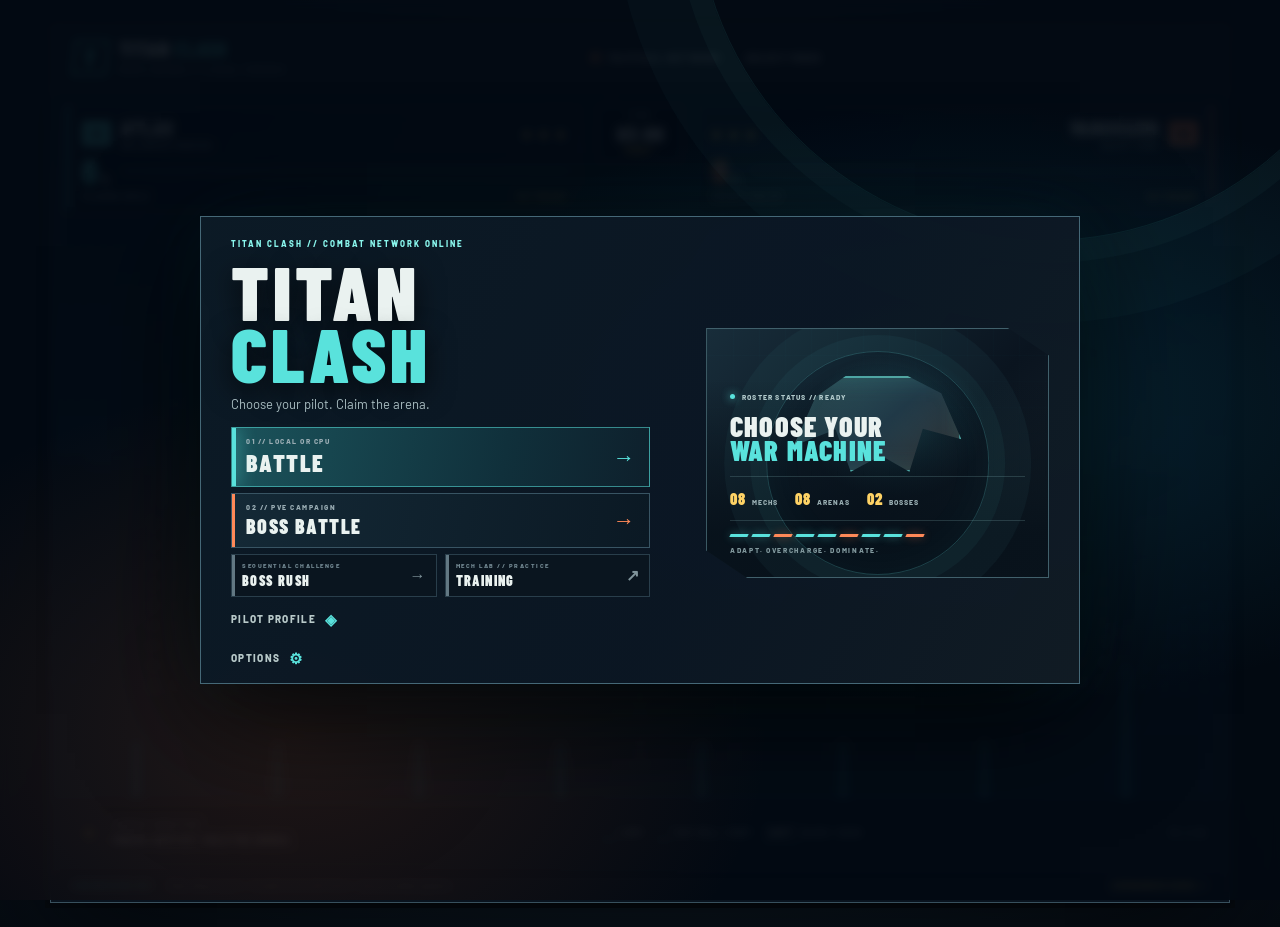
<file: index.html>
<!doctype html>
<html lang="en">
<head>
  <meta charset="utf-8">
  <meta name="viewport" content="width=device-width, initial-scale=1">
  <meta name="theme-color" content="#07111c">
  <title>Titan Clash — Mech Arena</title>
  <link rel="stylesheet" href="style.css">
  <link rel="stylesheet" href="menu.css">
</head>
<body>
  <main class="shell">
    <header class="topbar">
      <a class="brand" href="#arena" aria-label="Titan Clash home"><span class="brand-mark">T</span><span>TITAN <b>CLASH</b><small>MECH ARENA // LOCAL VERSUS</small></span></a>
      <div class="match-label"><span class="live-dot"></span><span id="arena-label">TACTICAL NETWORK</span><span class="divider">/</span><span id="match-mode-label">SELECT MODE</span></div>
      <div class="toolbar">
        <button id="restart-button" class="icon-button" type="button" aria-label="Restart match" title="Restart match">↻</button>
        <button id="pause-button" class="icon-button" type="button" aria-label="Pause match" title="Pause match">Ⅱ</button>
      </div>
    </header>
    <section class="arena-wrap" id="arena">
      <canvas id="game-canvas" width="1000" height="600" tabindex="0" aria-label="Titan Clash multiplayer arena"></canvas>
      <div class="hud">
        <article class="fighter-card p1"><div class="fighter-heading"><span class="player-tag">P1</span><div><strong id="p1-name">ATLAS</strong><small id="p1-role">BALANCED FIGHTER</small></div><span id="p1-stocks" class="stocks" aria-label="Player 1 stocks">◆ ◆ ◆</span></div><div class="damage-row"><span id="p1-damage" class="damage">0</span><span class="percent">%</span><div class="damage-track"><i id="p1-meter"></i></div></div><div class="hud-meta"><span id="p1-ability">PLASMA RIFLE</span><span id="p1-ultimate">ULT READY</span></div></article>
        <div class="round-clock"><small>TIME</small><strong id="timer">03:00</strong><span id="round-state">FIGHT!</span></div>
        <article class="fighter-card p2" id="p2-card"><div class="fighter-heading"><span id="p2-stocks" class="stocks" aria-label="Player 2 stocks">◆ ◆ ◆</span><div class="fighter-info"><strong id="p2-name">VANGUARD</strong><small id="p2-role">HEAVY TANK</small></div><span class="player-tag">P2</span></div><div class="damage-row"><span id="p2-damage" class="damage">0</span><span class="percent">%</span><div class="damage-track"><i id="p2-meter"></i></div></div><div class="hud-meta"><span id="p2-ability">ROCKET SALVO</span><span id="p2-ultimate">ULT READY</span></div></article>
        <article class="boss-card hidden" id="boss-card" aria-label="Boss health">
          <div class="boss-heading"><strong id="boss-name">TITAN LEVIATHAN</strong><span id="boss-phase">SIEGE PROTOCOL</span></div>
          <div class="boss-health-row"><div class="boss-health-track"><i id="boss-health-bar"></i></div><span id="boss-health">720 / 720</span></div>
        </article>
      </div>
      <aside class="ai-debug-overlay" id="ai-debug-overlay" hidden aria-live="polite" aria-label="AI debug overlay">
        <strong>AI DEBUG <kbd>F3</kbd></strong>
        <span>BEHAVIOR <b id="ai-debug-behavior">—</b></span>
        <span>TARGET <b id="ai-debug-target">—</b></span>
        <span>THREAT <b id="ai-debug-threat">—</b></span>
        <span>DECISION <b id="ai-debug-decision">—</b></span>
        <span>OBSERVED <b id="ai-debug-tendencies">—</b></span>
      </aside>
      <div class="toast" id="toast" role="status"></div>
      <div class="overlay hidden" id="victory-overlay" aria-live="assertive" aria-hidden="true">
        <div class="overlay-panel victory-panel">
          <span class="eyebrow">MATCH COMPLETE</span>
          <h1 id="victory-title">VICTORY</h1>
          <p id="victory-message"></p>
          <section class="rush-result-details hidden" id="rush-result-details" aria-label="Boss Rush results">
            <div class="rush-grade"><small>RUN GRADE</small><strong id="rush-result-grade">S</strong><span id="rush-result-score"></span></div>
            <div class="rush-result-stats">
              <div><small>BOSSES CLEARED</small><b id="rush-result-bosses">0 / 0</b></div>
              <div><small>TOTAL TIME</small><b id="rush-result-time">00:00.0</b></div>
              <div><small>DAMAGE TAKEN</small><b id="rush-result-damage">0</b></div>
              <div><small>DEATHS</small><b id="rush-result-deaths">0</b></div>
            </div>
          </section>
          <button id="play-again-button" class="start-button" type="button"><span id="play-again-label">PLAY AGAIN</span> <span>↻</span></button>
          <button id="change-mech-button" class="menu-button hidden" type="button">CHANGE MECH</button>
          <button id="main-menu-button" class="menu-button" type="button">MAIN MENU</button>
        </div>
      </div>
      <div class="overlay hidden" id="rush-intermission" aria-live="assertive" aria-hidden="true">
        <div class="overlay-panel victory-panel rush-intermission-panel">
          <span class="eyebrow">BOSS RUSH // INTERMISSION</span>
          <h1>BOSS DEFEATED</h1>
          <p id="rush-defeated-boss"></p>
          <div class="rush-result-stats">
            <div><small>PROGRESS</small><b id="rush-intermission-progress">1 / 2 BOSSES CLEARED</b></div>
            <div><small>TIME ELAPSED</small><b id="rush-intermission-time">00:00.0</b></div>
            <div><small>DAMAGE TAKEN</small><b id="rush-intermission-damage">0</b></div>
            <div><small>DEATHS</small><b id="rush-intermission-deaths">0</b></div>
          </div>
          <p class="intermission-recovery">FRAME RESTORED // DAMAGE CLEARED // ULTIMATE RECHARGED</p>
          <button id="continue-rush-button" class="start-button" type="button">CONTINUE TO NEXT BOSS <span>→</span></button>
        </div>
      </div>
      <div class="overlay hidden" id="pause-overlay" aria-hidden="true">
        <div class="overlay-panel victory-panel">
          <span class="eyebrow">SYSTEM // PAUSED</span>
          <h1>PAUSED</h1>
          <p>Match simulation is paused.</p>
          <button id="resume-button" class="start-button" type="button">RESUME MATCH <span>→</span></button>
          <div class="frame-step-controls hidden" id="frame-step-controls">
            <button id="step-frame-button" type="button">STEP 1 FRAME</button>
            <button id="step-10-frames-button" type="button">STEP 10 FRAMES</button>
          </div>
          <button id="pause-menu-button" class="menu-button" type="button">CHANGE MECHS / ARENA</button>
        </div>
      </div>
      <div class="overlay menu-overlay" id="overlay" aria-hidden="false">
        <div class="menu-orbit orbit-one"></div>
        <div class="menu-orbit orbit-two"></div>
        <section class="overlay-panel menu-panel menu-screen main-menu-screen is-active" id="main-menu-screen" aria-hidden="false">
          <div class="menu-main">
            <div class="menu-copy">
              <span class="eyebrow">TITAN CLASH // COMBAT NETWORK ONLINE</span>
              <h1>TITAN<br><em>CLASH</em></h1>
              <p>Choose your pilot. Claim the arena.</p>
              <div class="main-menu-actions">
                <button class="menu-choice resume-choice hidden" id="resume-main-menu-button" type="button"><span><small>MATCH // PAUSED</small><strong>RESUME MATCH</strong></span><b>→</b></button>
                <button class="menu-choice primary-choice" id="battle-menu-button" type="button"><span><small>01 // LOCAL OR CPU</small><strong>BATTLE</strong></span><b>→</b></button>
                <button class="menu-choice boss-choice" id="boss-menu-button" type="button"><span><small>02 // PVE CAMPAIGN</small><strong>BOSS BATTLE</strong></span><b>→</b></button>
                <div class="secondary-menu-actions">
                  <button class="menu-choice compact-choice" id="boss-rush-menu-button" type="button"><span><small>SEQUENTIAL CHALLENGE</small><strong>BOSS RUSH</strong></span><b>→</b></button>
                  <button class="menu-choice compact-choice" id="training-menu-button" type="button"><span><small>MECH LAB // PRACTICE</small><strong>TRAINING</strong></span><b>↗</b></button>
                </div>
                <button class="text-menu-button" id="profile-menu-button" type="button">PILOT PROFILE <span>◈</span></button>
                <button class="text-menu-button" id="options-menu-button" type="button">OPTIONS <span>⚙</span></button>
              </div>
            </div>
            <aside class="menu-showcase" aria-label="Mech roster preview">
              <div class="showcase-grid"></div>
              <div class="showcase-label"><span class="live-dot"></span> ROSTER STATUS // READY</div>
              <div class="showcase-title">CHOOSE YOUR<br><em>WAR MACHINE</em></div>
              <div class="showcase-stats"><span><b id="roster-count">08</b> MECHS</span><span><b id="arena-count">03</b> ARENAS</span><span><b id="boss-count">02</b> BOSSES</span></div>
              <div class="showcase-bars"><i></i><i></i><i></i><i></i><i></i><i></i><i></i><i></i><i></i></div>
              <small>ADAPT. OVERCHARGE. DOMINATE.</small>
            </aside>
          </div>
        </section>
        <section class="overlay-panel menu-panel menu-screen" id="setup-screen" aria-hidden="true">
          <button class="back-button" type="button" data-menu-back="main-menu-screen">← COMMAND CENTER</button>
          <div class="command-header">
            <div>
              <span class="eyebrow" id="setup-eyebrow">TACTICAL NETWORK // MECH SELECTION</span>
              <h2 id="setup-title">SELECT YOUR<br><em>WAR MACHINE</em></h2>
              <p id="setup-description">Choose a frame for each active pilot. Lock in to deploy.</p>
            </div>
            <div class="command-config setup-grid">
              <label id="arena-select-row">ARENA<select id="arena-select"></select></label>
              <label id="mode-select-row">MATCH FORMAT<select id="mode-select"><option value="stock">STOCK // 3 LIVES</option><option value="timed">TIMED // 3 MINUTES</option><option value="last">LAST MECH STANDING</option></select></label>
              <label id="ai-select-row">P2 CONTROL<select id="ai-profile"><option value="">PLAYER // LOCAL</option><option value="easy">CPU // EASY</option><option value="medium">CPU // MEDIUM</option><option value="hard">CPU // HARD</option></select></label>
              <label id="dummy-behavior-row" class="hidden">DUMMY BEHAVIOR<select id="dummy-behavior"><option value="idle">IDLE</option><option value="walk">WALK</option><option value="jump">JUMP</option><option value="attack">ATTACK</option><option value="block">BLOCK</option><option value="random">RANDOM</option></select></label>
              <label id="boss-select-row" class="hidden">TARGET<select id="boss-select"></select></label>
              <label id="boss-rush-difficulty-row" class="hidden">DIFFICULTY<select id="boss-rush-difficulty"><option value="normal">NORMAL</option><option value="hard">HARD</option><option value="extreme">EXTREME</option></select></label>
              <div id="boss-rush-order-row" class="boss-rush-order hidden"><small>BOSS ORDER</small><strong id="boss-rush-order"></strong></div>
            </div>
          </div>
          <div class="command-center">
            <section class="roster-column" aria-label="Mech roster">
              <div class="section-heading"><span>AVAILABLE FRAMES</span><b id="roster-heading-count">08 UNITS</b></div>
              <div class="roster-grid" id="roster-grid"></div>
            </section>
            <aside class="mech-dossier" aria-live="polite">
              <div class="dossier-topline"><span id="dossier-index">FRAME 01 // ATLAS</span><span id="dossier-status">PREVIEW</span></div>
              <div class="dossier-portrait" id="dossier-portrait">
                <div class="portrait-grid"></div><div class="portrait-orbit"></div>
                <div class="portrait-mech"><i></i><b></b><em></em><small></small></div>
                <span class="portrait-callout callout-top">TACTICAL LINK // ACTIVE</span>
                <span class="portrait-callout callout-bottom">FRAME SIGNATURE // <b id="portrait-role">BALANCED</b></span>
              </div>
              <div class="dossier-title"><div><h3 id="dossier-name">ATLAS</h3><span id="dossier-role">BALANCED FIGHTER</span></div><span class="difficulty-badge" id="dossier-difficulty">EASY</span></div>
              <div class="ability-dossier">
                <div><small>PASSIVE</small><b id="dossier-passive">ADAPTIVE SHIELD</b></div>
                <div><small>SPECIAL</small><b id="dossier-special">PLASMA RIFLE</b></div>
                <div><small>ULTIMATE</small><b id="dossier-ultimate">ORBITAL STRIKE</b></div>
              </div>
              <div class="stat-list" id="stat-list"></div>
              <div class="trait-list">
                <div><small>STRENGTHS</small><ul id="dossier-strengths"></ul></div>
                <div><small>WEAKNESSES</small><ul id="dossier-weaknesses"></ul></div>
              </div>
            </aside>
          </div>
          <div class="selection-command">
            <div class="pilot-lock-card p1-lock">
              <span class="pilot-stripe"></span><span class="pilot-label" id="p1-lock-label">PLAYER 1 // LOCAL</span>
              <div class="pilot-frame"><span class="pilot-mini-art" id="p1-mini-art"></span><div><b id="p1-selected-name">ATLAS</b><small id="p1-selected-role">BALANCED FIGHTER</small></div></div>
              <button class="lock-button" id="p1-lock-button" type="button">LOCK PLAYER 1</button>
            </div>
            <div class="slot-switcher" aria-label="Choose pilot to edit">
              <span>EDIT LOADOUT</span>
              <button id="edit-p1-button" class="slot-button active-slot" type="button">P1</button>
              <button id="edit-p2-button" class="slot-button" type="button">P2</button>
            </div>
            <div class="pilot-lock-card p2-lock">
              <span class="pilot-stripe"></span><span class="pilot-label" id="p2-lock-label">PLAYER 2 // LOCAL</span>
              <div class="pilot-frame"><span class="pilot-mini-art" id="p2-mini-art"></span><div><b id="p2-selected-name">VANGUARD</b><small id="p2-selected-role">HEAVY TANK</small></div></div>
              <button class="lock-button" id="p2-lock-button" type="button">LOCK PLAYER 2</button>
            </div>
          </div>
          <div class="command-deploy">
            <div class="controls">
              <div><b>P1</b> WASD MOVE <i>LEFT CLICK ATTACK</i> <i>RIGHT CLICK SPECIAL</i> <i>E SECONDARY*</i> <i>R ULTIMATE</i></div>
              <div id="p2-controls"><b>P2</b> ARROWS MOVE <i>K ATTACK</i> <i>L SPECIAL</i> <i>O SECONDARY*</i> <i>; ULTIMATE</i></div>
              <small>*When equipped · Attack + direction selects a move · Shift blocks/dashes · Up jumps · Down fast-falls · Escape pauses</small>
            </div>
            <button id="start-button" class="start-button" type="button" disabled>LOCK BOTH UNITS TO DEPLOY <span>→</span></button>
          </div>
          <div class="data-selects" aria-hidden="true">
            <select id="mech-p1" tabindex="-1"></select>
            <select id="mech-p2" tabindex="-1"></select>
          </div>
        </section>
        <section class="overlay-panel menu-panel menu-screen" id="placeholder-screen" aria-hidden="true">
          <button class="back-button" type="button" data-menu-back="main-menu-screen">← MAIN MENU</button>
          <span class="eyebrow">FEATURE // IN DEVELOPMENT</span>
          <h2 id="placeholder-title">BOSS<br><em>RUSH</em></h2>
          <p id="placeholder-description">This combat mode is planned for a future update.</p>
          <div class="placeholder-status"><span class="status-ring"></span><div><b>NOT DEPLOYED</b><small>More combat missions are being prepared.</small></div></div>
        </section>
        <section class="overlay-panel menu-panel menu-screen profile-screen" id="profile-screen" aria-hidden="true">
          <button class="back-button" type="button" data-menu-back="main-menu-screen">← MAIN MENU</button>
          <span class="eyebrow">PILOT RECORD // LOCAL DATABASE</span>
          <h2>PILOT<br><em>PROFILE</em></h2>
          <div class="profile-identity">
            <label for="profile-callsign">CALLSIGN<input id="profile-callsign" type="text" maxlength="18" autocomplete="nickname"></label>
            <button id="save-callsign-button" type="button">SAVE CALLSIGN</button>
            <div class="profile-favorite"><small>FAVORITE MECH</small><strong id="profile-favorite-mech">—</strong></div>
          </div>
          <section class="profile-section" aria-labelledby="career-stats-heading">
            <div class="section-heading"><span id="career-stats-heading">CAREER STATISTICS</span><b>READ ONLY</b></div>
            <div class="profile-stats">
              <div><small>MATCHES PLAYED</small><b id="profile-matches">0</b></div>
              <div><small>WINS</small><b id="profile-wins">0</b></div>
              <div><small>LOSSES</small><b id="profile-losses">0</b></div>
              <div><small>DAMAGE DEALT</small><b id="profile-damage-dealt">0</b></div>
              <div><small>DAMAGE TAKEN</small><b id="profile-damage-taken">0</b></div>
              <div><small>KOs</small><b id="profile-kos">0</b></div>
              <div><small>BOSSES DEFEATED</small><b id="profile-bosses">0</b></div>
              <div><small>TRAINING SESSIONS</small><b id="profile-training">0</b></div>
            </div>
          </section>
          <section class="profile-section" aria-labelledby="boss-rush-record-heading">
            <div class="section-heading"><span id="boss-rush-record-heading">BOSS RUSH RECORD</span><b>LOCAL CAREER</b></div>
            <div class="profile-stats">
              <div><small>RUNS</small><b id="profile-rush-runs">0</b></div>
              <div><small>FULL CLEARS</small><b id="profile-rush-clears">0</b></div>
              <div><small>BOSSES CLEARED</small><b id="profile-rush-bosses">0</b></div>
              <div><small>BEST COMPLETION</small><b id="profile-rush-best-time">—</b></div>
              <div><small>HIGHEST DIFFICULTY</small><b id="profile-rush-highest-difficulty">—</b></div>
              <div><small>RUSH DEATHS</small><b id="profile-rush-deaths">0</b></div>
              <div><small>RUSH DAMAGE TAKEN</small><b id="profile-rush-damage">0</b></div>
              <div><small>BEST NORMAL</small><b id="profile-rush-normal">—</b></div>
              <div><small>BEST HARD</small><b id="profile-rush-hard">—</b></div>
              <div><small>BEST EXTREME</small><b id="profile-rush-extreme">—</b></div>
            </div>
          </section>
          <section class="profile-section" aria-labelledby="most-played-heading">
            <div class="section-heading"><span id="most-played-heading">MOST PLAYED MECHS</span><b>COMPLETED MATCHES</b></div>
            <ol class="most-played-list" id="most-played-mechs"></ol>
          </section>
        </section>
        <section class="overlay-panel menu-panel menu-screen" id="options-screen" aria-hidden="true">
          <button class="back-button" type="button" data-menu-back="main-menu-screen">← MAIN MENU</button>
          <span class="eyebrow">SYSTEM CONFIGURATION</span>
          <h2>COMBAT<br><em>OPTIONS</em></h2>
          <p>Adjust visual feedback for your display.</p>
          <div class="option-list">
            <label class="option-row" for="screen-shake-option"><span><b>SCREEN SHAKE</b><small>Impact feedback during combat</small></span><input id="screen-shake-option" type="checkbox" checked></label>
            <label class="option-row" for="reduced-motion-option"><span><b>REDUCED MENU MOTION</b><small>Shorter screen transitions</small></span><input id="reduced-motion-option" type="checkbox"></label>
          </div>
          <div class="option-note">PLAYER 1: MOUSE + WASD <span>//</span> PLAYER 2: KEYBOARD</div>
        </section>
      </div>
    </section>
    <footer class="footer">
      <div class="objective"><span class="objective-icon">✦</span><span><small>COMBAT DIRECTIVE</small><strong>KNOCK THEM OUT. HOLD THE ARENA.</strong></span></div>
      <details class="training-hud hidden" id="training-hud" aria-label="Training practice data">
        <summary>
          <span class="training-hud-title">TRAINING DATA <i>⌄</i></span>
          <span class="training-metric"><small>DMG</small><b id="training-damage">0</b></span>
          <span class="training-metric"><small>COMBO</small><b id="training-combo">0</b></span>
          <span class="training-metric"><small>BEST</small><b id="training-best-combo">0</b></span>
          <span class="training-metric"><small>DPS</small><b id="training-dps">0</b></span>
        </summary>
        <div class="training-details">
          <div class="training-readouts">
            <div class="training-fighter-readout"><b id="training-player-passive">PASSIVE</b><span id="training-player-cooldowns">COOLDOWNS</span></div>
            <div class="training-fighter-readout dummy-readout"><b id="training-dummy-passive">DUMMY PASSIVE</b><span id="training-dummy-cooldowns">COOLDOWNS</span></div>
          </div>
          <div class="training-tools">
            <div class="training-sandbox">
              <label><input type="checkbox" id="infinite-stocks-option" checked> INFINITE STOCKS</label>
              <label><input type="checkbox" id="infinite-ultimate-option" checked> INFINITE ULTIMATE</label>
              <label><input type="checkbox" id="infinite-cooldowns-option" checked> INFINITE COOLDOWNS</label>
            </div>
            <button id="reset-position-button" type="button">RESET POSITIONS</button>
          </div>
        </div>
      </details>
      <div class="legend"><span><kbd>↑</kbd>JUMP</span><span><kbd>↓</kbd>FAST FALL / DROP</span><span><kbd>SHIFT</kbd>BLOCK / DASH</span></div>
      <div class="build-label">TC // 01</div>
    </footer>
    <section class="expand-note"><b>ENGINEERING BAY</b><span>Data-driven mechs · reusable arena definitions · shared combat systems</span><a href="README.md">EXPANSION GUIDE ↗</a></section>
  </main>
  <script type="module" src="js/main.js"></script>
</body>
</html>
</file>
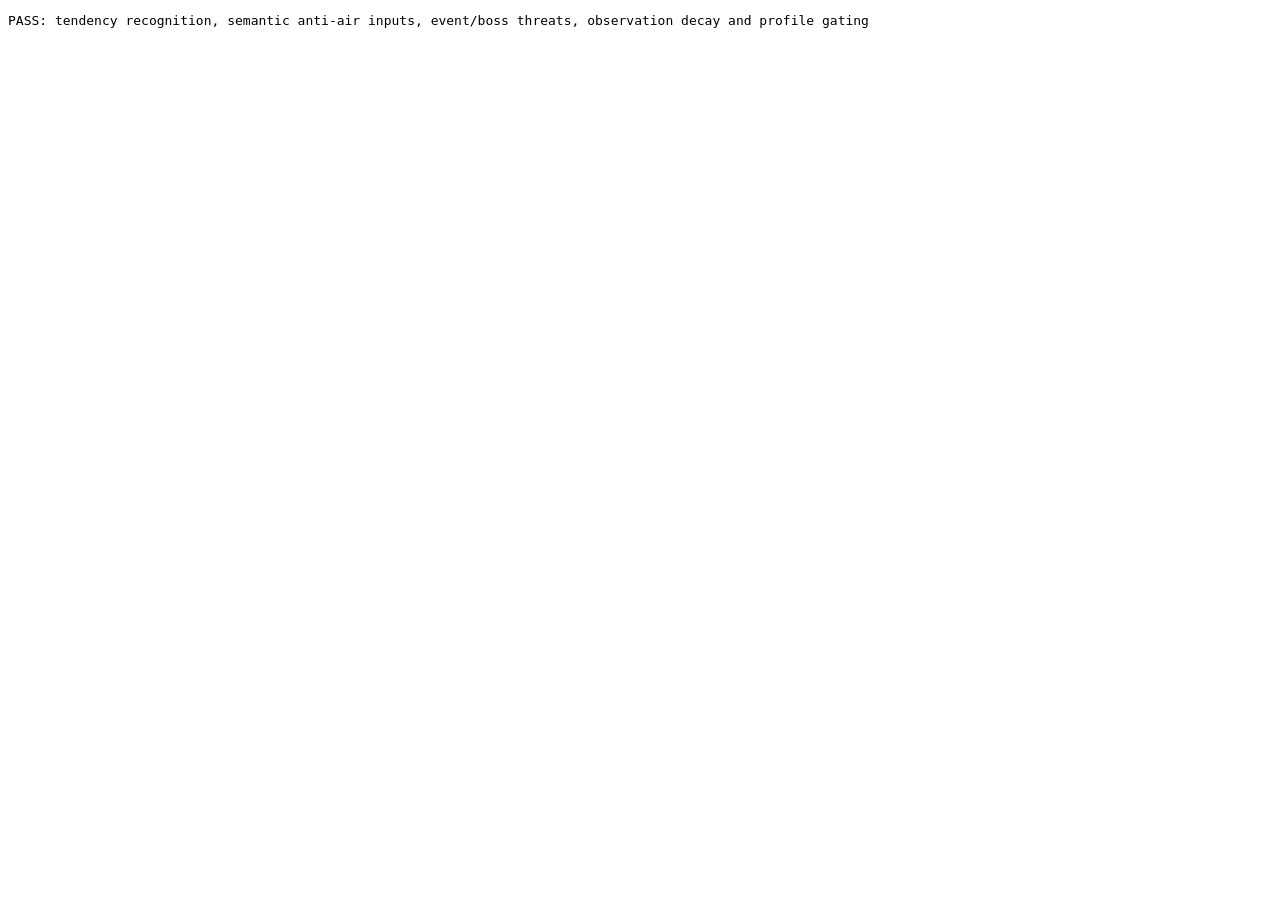
<file: ai-validation-temp.html>
<!doctype html>
<html lang="en">
<body>
  <pre id="results">RUNNING</pre>
  <script type="module">
    import { AIController } from './js/ai/aiController.js';

    const assert = (condition, message) => {
      if (!condition) throw new Error(message);
    };
    const opponent = () => ({
      stocks: 3, onGround: true, airJumps: 1, dashTime: 0, currentAttack: null,
      specialCooldown: 0, vy: 0, x: 500, y: 250, width: 40, height: 60, vx: 0, combo: 0
    });
    const hard = new AIController('hard');
    const target = opponent();
    hard.observeOpponent(target, .1);
    target.onGround = false;
    target.airJumps = 0;
    target.vy = -220;
    hard.observeOpponent(target, .1);
    target.currentAttack = { id: 1 };
    hard.observeOpponent(target, .1);
    target.onGround = true;
    target.airJumps = 1;
    hard.observeOpponent(target, .1);
    target.onGround = false;
    target.airJumps = 0;
    target.vy = -220;
    hard.observeOpponent(target, .1);
    target.currentAttack = { id: 2 };
    hard.observeOpponent(target, .1);
    assert(hard.getOpponentTendencies().jumpAttacks === 2, 'Hard did not recognize repeat jump attacks');

    const fighter = {
      x: 200, y: 250, width: 40, height: 60, onGround: true,
      config: { attacks: { up: {} } }
    };
    hard.currentControls = { up: 'ArrowUp', attack: 'KeyK' };
    hard.attack(fighter, target, { width: 1000, platforms: [] });
    assert(hard.keys.has('ArrowUp') && hard.keys.has('KeyK'), 'Hard anti-air did not map semantic inputs');

    const arena = { width: 1000, hazards: [] };
    const threatFighter = { x: 250, y: 240, width: 40, height: 60 };
    const controller = new AIController('medium');
    const arenaThreat = controller.findHazard(threatFighter, arena, 0, {
      arenaEvents: { getThreats: () => [{ x: 230, y: 200, width: 80, height: 100, warning: true }] }
    });
    assert(arenaThreat?.source === 'arena event', 'Arena event geometry was not recognized');
    const bossThreat = controller.findHazard(threatFighter, arena, 0, {
      arenaEvents: { getThreats: () => [] },
      boss: { x: 500, y: 100, width: 80, height: 100, telegraph: {
        style: 'area', targetX: 270, targetY: 250, radius: 40
      } }
    });
    assert(bossThreat?.source === 'boss telegraph', 'Boss area telegraph was not recognized');
    const projectileThreat = controller.findHazard(threatFighter, arena, 0, {
      arenaEvents: { getThreats: () => [] },
      bossAttacks: [{ x: 240, y: 230, width: 60, height: 80, delay: 1, life: 3, active: true }]
    });
    assert(projectileThreat?.source === 'boss telegraph', 'Delayed boss attack was not recognized');

    hard.observeOpponent(target, 13);
    assert(hard.getOpponentTendencies().jumpAttacks === 0, 'Observations did not expire');
    assert(hard.opponentObservations.length <= 64, 'Observation memory exceeded its cap');
    assert(new AIController('easy').profile.adaptationLevel === 0, 'Easy should observe without adapting');
    document.querySelector('#results').textContent = 'PASS: tendency recognition, semantic anti-air inputs, event/boss threats, observation decay and profile gating';
  </script>
</body>
</html>
</file>
<file: style.css>
@import url('https://fonts.googleapis.com/css2?family=Barlow+Condensed:wght@500;600;700;800;900&family=Barlow:wght@400;500;600;700;800&display=swap');

:root{color-scheme:dark;--bg:#07111c;--panel:#101d29;--line:#2a3e4d;--ink:#eaf2f0;--muted:#8195a0;--cyan:#59e2dc;--orange:#ff8958;--gold:#ffd365;font-family:Barlow,sans-serif}
*{box-sizing:border-box}body{min-height:100vh;margin:0;display:grid;place-items:center;padding:24px;background:radial-gradient(ellipse at 50% 35%,#183744 0%,#0c1a26 48%,#050b12 100%);color:var(--ink)}button,select{font:inherit}.shell{width:min(1180px,100%);border:1px solid #38505d;background:#09131e;box-shadow:0 30px 110px #0009,0 0 0 5px #050a10}.topbar,.footer{display:flex;align-items:center;justify-content:space-between;gap:18px;padding:0 22px;background:#0c1823}.topbar{height:66px;border-bottom:1px solid var(--line)}.brand{display:flex;align-items:center;gap:11px;color:var(--ink);text-decoration:none;font:900 21px/.86 "Barlow Condensed",sans-serif;letter-spacing:1px}.brand b{color:var(--cyan)}.brand small{display:block;margin-top:5px;color:#8499a2;font:700 9px Barlow,sans-serif;letter-spacing:1.5px}.brand-mark{display:grid;width:35px;height:35px;place-items:center;border:2px solid var(--cyan);color:var(--cyan);font:900 24px "Barlow Condensed",sans-serif;transform:skew(-6deg)}.match-label{display:flex;align-items:center;gap:9px;color:#dae5e4;font-size:10px;font-weight:800;letter-spacing:1.2px}.divider{color:#526570}.live-dot{width:7px;height:7px;border-radius:50%;background:var(--orange);box-shadow:0 0 11px #ff8958}.toolbar{display:flex;gap:8px}.icon-button{width:35px;height:35px;border:1px solid #344a57;background:#142330;color:var(--ink);cursor:pointer;font-size:19px}.icon-button:hover{border-color:var(--cyan);color:var(--cyan)}.arena-wrap{position:relative;overflow:hidden;background:#0b1b28}canvas{display:block;width:100%;height:auto;aspect-ratio:5/3}.hud{position:absolute;top:14px;left:16px;right:16px;display:grid;grid-template-columns:minmax(0,1fr) 86px minmax(0,1fr);align-items:start;gap:15px;pointer-events:none}.fighter-card{min-width:0;padding:10px 13px 8px;border:1px solid #b9dce32b;background:linear-gradient(115deg,#07111ee8,#0d1d2bdc);clip-path:polygon(0 0,100% 0,100% 84%,97% 100%,0 100%)}.p1{border-left:2px solid var(--cyan)}.p2{border-right:2px solid var(--orange)}.fighter-heading{display:flex;align-items:center;gap:10px}.player-tag{display:grid;width:29px;height:25px;place-items:center;background:var(--cyan);color:#07131b;font:900 12px "Barlow Condensed",sans-serif}.p2 .player-tag{background:var(--orange)}.fighter-heading strong,.fighter-heading small{display:block}.fighter-heading strong{font:900 20px "Barlow Condensed",sans-serif;letter-spacing:1px}.fighter-heading small{margin-top:1px;color:#9aadb4;font-size:8px;font-weight:800;letter-spacing:1px}.stocks{margin-left:auto;color:var(--gold);font-size:12px;letter-spacing:3px;white-space:nowrap}.damage-row{display:flex;align-items:baseline;gap:2px;margin-top:4px}.damage{font:900 34px/.95 "Barlow Condensed",sans-serif}.p1 .damage{color:var(--cyan)}.p2 .damage{color:var(--orange)}.percent{font-weight:800;font-size:12px}.damage-track{height:4px;flex:1;align-self:center;margin-left:10px;background:#263b49}.damage-track i{display:block;width:0;height:100%;background:var(--cyan);transition:width .1s}.p2 .damage-track i{background:var(--orange)}.hud-meta{display:flex;justify-content:space-between;margin-top:5px;color:#a4b6ba;font-size:8px;font-weight:800;letter-spacing:1px}.hud-meta span:last-child{color:var(--gold)}.p2 .fighter-heading{justify-content:flex-end;text-align:right}.p2 .stocks{margin-right:auto;margin-left:0;order:-1}.fighter-info{order:1}.p2 .player-tag{order:2}.round-clock{display:grid;justify-items:center;padding:5px 2px;background:#07111bd9;border:1px solid #45606a}.round-clock small{color:var(--muted);font-size:8px;font-weight:800;letter-spacing:2px}.round-clock strong{font:900 21px "Barlow Condensed",sans-serif}.round-clock span{color:var(--gold);font-size:8px;font-weight:900;letter-spacing:1px}.overlay{position:absolute;inset:0;display:grid;place-items:center;padding:20px;background:#050e18c9;backdrop-filter:blur(5px);transition:opacity .25s}.overlay.hidden{opacity:0;pointer-events:none}.overlay-panel{width:min(480px,100%);padding:25px 30px 22px;border:1px solid #52717e;background:linear-gradient(145deg,#102330f7,#09131cf7);box-shadow:0 20px 90px #000a}.eyebrow{color:var(--cyan);font-size:9px;font-weight:800;letter-spacing:2px}.overlay h1{margin:8px 0 4px;font:900 clamp(46px,8vw,66px)/.77 "Barlow Condensed",sans-serif;letter-spacing:3px}.overlay h1 em{color:var(--cyan);font-style:normal}.overlay p{margin:12px 0 16px;color:#a5b6ba;font-size:12px}.setup-grid{display:grid;grid-template-columns:1fr 1fr;gap:9px}.setup-grid label{display:grid;gap:4px;color:#9aadb4;font-size:8px;font-weight:800;letter-spacing:1.1px}.setup-grid select{width:100%;height:34px;padding:0 8px;border:1px solid #344c59;border-radius:0;background:#0a1823;color:#eff7f3;font-size:10px;font-weight:800;letter-spacing:.4px}.start-button{display:flex;width:100%;justify-content:space-between;align-items:center;margin-top:14px;padding:11px 15px;border:0;background:var(--cyan);color:#06141c;cursor:pointer;font:900 13px "Barlow Condensed",sans-serif;letter-spacing:1.4px}.start-button:hover{background:#a0fff5}.start-button span{font-size:20px}.controls{display:grid;gap:7px;margin-top:15px;padding-top:12px;border-top:1px solid #2b3d48;color:#bfcecd;font-size:9px;font-weight:800;letter-spacing:.4px}.controls div{display:flex;flex-wrap:wrap;gap:8px}.controls b{color:var(--cyan)}.controls div:nth-child(2) b{color:var(--orange)}.controls i{font-style:normal;color:#eff5ef}.controls small{color:#81949d;font-size:9px;line-height:1.5}.toast{position:absolute;top:39%;left:50%;z-index:2;transform:translate(-50%,-50%);color:#fff;font:900 clamp(25px,5vw,48px) "Barlow Condensed",sans-serif;letter-spacing:4px;text-shadow:0 0 22px #59e2dc;pointer-events:none;opacity:0;transition:opacity .2s}.toast.show{opacity:1}.footer{min-height:70px;border-top:1px solid var(--line)}.objective{display:flex;align-items:center;gap:10px}.objective-icon{display:grid;width:30px;height:30px;place-items:center;border:1px solid #ffd36570;color:var(--gold)}.objective small,.objective strong{display:block}.objective small{color:#82969f;font-size:8px;font-weight:800;letter-spacing:1px}.objective strong{margin-top:4px;font-size:10px;letter-spacing:.5px}.legend{display:flex;align-items:center;gap:12px;color:#a3b2b5;font-size:8px;font-weight:800;letter-spacing:.5px}.legend span{display:flex;align-items:center;gap:3px}kbd{min-width:17px;padding:3px 4px;border:1px solid #40545e;border-bottom-width:2px;color:#f3f4eb;font:800 9px Barlow;text-align:center}.build-label{color:#87999f;font:800 10px "Barlow Condensed",sans-serif;letter-spacing:1px}.expand-note{display:flex;align-items:center;gap:15px;padding:11px 22px;border-top:1px solid #1c2e3a;color:#81949d;font-size:9px}.expand-note b{color:var(--cyan);font-size:8px;letter-spacing:1px}.expand-note a{margin-left:auto;color:var(--gold);font-weight:800;letter-spacing:.7px;text-decoration:none}.expand-note a:hover{color:#fff}@media(max-width:700px){body{padding:8px}.topbar{height:52px;padding:0 10px}.match-label{display:none}.hud{top:7px;left:7px;right:7px;grid-template-columns:minmax(0,1fr) 55px minmax(0,1fr);gap:4px}.fighter-card{padding:6px}.fighter-heading{gap:5px}.fighter-heading strong{font-size:14px}.fighter-heading small{font-size:6px}.player-tag{width:22px;height:19px;font-size:9px}.stocks{font-size:8px;letter-spacing:1px}.damage{font-size:25px}.hud-meta{font-size:6px}.round-clock{padding:3px 1px}.round-clock strong{font-size:15px}.round-clock small,.round-clock span{font-size:6px}.footer{min-height:56px;padding:0 9px}.objective-icon,.build-label{display:none}.objective strong{font-size:8px}.legend{gap:5px;font-size:0}.legend kbd{font-size:8px}.expand-note{padding:8px;font-size:0}.expand-note b,.expand-note a{font-size:8px}.overlay-panel{padding:18px}.controls{font-size:8px}}

.victory-panel{text-align:center}.victory-panel h1{margin:14px 0 8px;color:var(--gold);font:900 clamp(42px,7vw,60px)/.95 "Barlow Condensed",sans-serif;letter-spacing:3px}.victory-panel p{margin:0 0 15px;color:#d0dedd;font-weight:800;letter-spacing:1px}.menu-button{width:100%;margin-top:8px;padding:9px 12px;border:1px solid #405965;background:#10212c;color:#c1d1d1;cursor:pointer;font:800 10px "Barlow Condensed",sans-serif;letter-spacing:1px}.menu-button:hover{border-color:var(--cyan);color:var(--cyan)}
.boss-card.hidden,.fighter-card.hidden,.setup-grid label.hidden,.controls .hidden{display:none}.boss-card{position:absolute;top:88px;left:50%;width:min(56%,560px);transform:translateX(-50%);padding:8px 12px;border:1px solid #ff764d77;border-top:2px solid #ff764d;background:linear-gradient(110deg,#10151def,#1b1714ef);clip-path:polygon(0 0,100% 0,100% 84%,97% 100%,0 100%)}.boss-heading,.boss-health-row{display:flex;align-items:center;justify-content:space-between;gap:12px}.boss-heading strong{color:#ffe6d6;font:900 17px "Barlow Condensed",sans-serif;letter-spacing:1.5px}.boss-heading span,.boss-health-row span{color:#f6a889;font-size:8px;font-weight:800;letter-spacing:1px}.boss-health-row{margin-top:6px}.boss-health-track{height:8px;flex:1;background:#42251f}.boss-health-track i{display:block;width:100%;height:100%;background:linear-gradient(90deg,#ffad50,#ff493d);box-shadow:0 0 12px #ff583d;transition:width .12s}@media(max-width:700px){.boss-card{top:63px;width:74%;padding:6px 8px}.boss-heading strong{font-size:12px}.boss-heading span,.boss-health-row span{font-size:6px}.boss-health-track{height:6px}}
</file>
<file: menu.css>
.menu-overlay {
  position: fixed;
  z-index: 30;
  isolation: isolate;
  overflow: hidden;
  padding: 14px;
  background:
    radial-gradient(ellipse at 76% 45%, #12607845, transparent 43%),
    radial-gradient(ellipse at 23% 82%, #9c4d2633, transparent 34%),
    #030912e8;
}

.training-hud {
  position: relative;
  flex: 0 1 auto;
  min-width: 0;
  color: var(--ink);
}

.footer:has(.training-hud[open]) {
  flex-wrap: wrap;
}

.training-hud[open] {
  flex: 1 0 100%;
  order: 4;
}

.training-hud.hidden,
.frame-step-controls.hidden {
  display: none;
}

.ai-debug-overlay {
  position: absolute;
  z-index: 6;
  top: 116px;
  right: 12px;
  display: grid;
  gap: 5px;
  width: min(250px, 34%);
  padding: 9px 11px;
  border: 1px solid #59e2dc80;
  background: #06131be8;
  color: #b8cbd0;
  font: 700 9px "Barlow Condensed", sans-serif;
  letter-spacing: .45px;
  pointer-events: none;
  text-transform: uppercase;
}

#arena {
  position: relative;
}

.ai-debug-overlay[hidden] {
  display: none;
}

.ai-debug-overlay strong {
  display: flex;
  justify-content: space-between;
  color: var(--cyan);
  font-size: 11px;
}

.ai-debug-overlay span {
  display: flex;
  justify-content: space-between;
  gap: 8px;
}

.ai-debug-overlay b {
  color: #f0f5f3;
  text-align: right;
}

.ai-debug-overlay kbd {
  border: 1px solid #56717b;
  padding: 1px 4px;
  color: #d8e5e2;
  font: inherit;
}

.boss-rush-order {
  display: grid;
  grid-column: 1 / -1;
  gap: 4px;
  min-width: 0;
  padding: 7px 9px;
  border: 1px solid #344c59;
  background: #0a1823;
}

.boss-rush-order small {
  color: #9aadb4;
  font-size: 8px;
  font-weight: 800;
  letter-spacing: 1.1px;
}

.boss-rush-order strong {
  overflow-wrap: anywhere;
  color: var(--gold);
  font: 800 12px "Barlow Condensed", sans-serif;
  letter-spacing: .6px;
}

.rush-result-details {
  display: grid;
  gap: 12px;
  margin: 0 0 14px;
  padding: 13px;
  border: 1px solid #38505d;
  background: #07131eeF;
  text-align: left;
}

.rush-result-details.hidden,
#change-mech-button.hidden,
#rush-intermission.hidden {
  display: none;
}

.rush-grade {
  display: grid;
  grid-template-columns: 1fr auto;
  align-items: center;
  gap: 3px 12px;
}

.rush-grade small,
.rush-result-stats small {
  color: #8ea2ab;
  font-size: 8px;
  font-weight: 900;
  letter-spacing: 1px;
}

.rush-grade strong {
  grid-row: span 2;
  color: var(--gold);
  font: 900 42px/.85 "Barlow Condensed", sans-serif;
}

.rush-grade span {
  color: #cad9d8;
  font-size: 9px;
  font-weight: 800;
  letter-spacing: .8px;
}

.rush-result-stats {
  display: grid;
  grid-template-columns: repeat(2, minmax(0, 1fr));
  gap: 8px;
}

.rush-result-stats > div {
  display: grid;
  gap: 3px;
  min-width: 0;
  padding: 8px;
  background: #10212c;
}

.rush-result-stats b {
  overflow-wrap: anywhere;
  color: #f2f6ee;
  font: 800 15px "Barlow Condensed", sans-serif;
}

.rush-intermission-panel {
  width: min(440px, 100%);
}

.intermission-recovery {
  margin-top: 12px !important;
  color: var(--cyan) !important;
  font-size: 9px;
}

.training-hud summary {
  display: flex;
  align-items: center;
  gap: 11px;
  cursor: pointer;
  list-style: none;
}

.training-hud summary::-webkit-details-marker {
  display: none;
}

.training-hud summary:hover .training-hud-title,
.training-hud[open] .training-hud-title {
  color: #fff;
}

.training-hud-title {
  color: var(--cyan);
  font-size: 7px;
  font-weight: 900;
  letter-spacing: .8px;
  white-space: nowrap;
}

.training-hud-title i {
  display: inline-block;
  margin-left: 3px;
  font-style: normal;
  transition: transform .15s ease;
}

.training-hud[open] .training-hud-title i {
  transform: rotate(180deg);
}

.training-metric {
  display: flex;
  align-items: baseline;
  gap: 4px;
  padding-left: 8px;
  border-left: 1px solid #314752;
  white-space: nowrap;
}

.training-metric small {
  color: #82969f;
  font-size: 6px;
  font-weight: 900;
  letter-spacing: .4px;
}

.training-metric b {
  color: #f4f9ed;
  font: 900 15px/.9 "Barlow Condensed", sans-serif;
}

.training-details {
  position: static;
  display: grid;
  width: 100%;
  gap: 10px;
  padding: 11px;
  border: 1px solid #59e2dc66;
  background: linear-gradient(135deg, #07131ef7, #0b1a25f5);
  box-shadow: 0 10px 32px #0008;
}

.training-readouts {
  display: grid;
  grid-template-columns: 1fr 1fr;
  gap: 12px;
}

.training-details button,
.frame-step-controls button {
  padding: 6px 8px;
  border: 1px solid #41616b;
  background: #102431;
  color: var(--ink);
  cursor: pointer;
  font-size: 7px;
  font-weight: 900;
  letter-spacing: .6px;
}

.training-details button:hover,
.frame-step-controls button:hover {
  border-color: var(--cyan);
  color: var(--cyan);
}

.training-fighter-readout {
  overflow: hidden;
  padding: 7px;
  background: #112330;
  color: #b6c9c9;
  font-size: 7px;
}

.training-fighter-readout b,
.training-fighter-readout span {
  display: block;
  overflow: hidden;
  text-overflow: ellipsis;
  white-space: nowrap;
}

.training-fighter-readout b {
  margin-bottom: 3px;
  color: var(--cyan);
  letter-spacing: .5px;
}

.dummy-readout b {
  color: var(--orange);
}

.training-tools {
  display: flex;
  align-items: center;
  justify-content: space-between;
  gap: 10px;
  padding-top: 8px;
  border-top: 1px solid #25404b;
}

.training-sandbox {
  display: grid;
  grid-template-columns: repeat(3, auto);
  gap: 10px;
}

.training-sandbox label {
  display: flex;
  align-items: center;
  gap: 6px;
  color: #a8bdc0;
  font-size: 7px;
  font-weight: 800;
  letter-spacing: .6px;
}

.training-sandbox input {
  accent-color: var(--cyan);
}

.frame-step-controls {
  display: flex;
  gap: 8px;
  margin-top: 8px;
}

@media(max-width:700px) {
  .training-hud summary {
    gap: 6px;
  }

  .training-hud-title {
    font-size: 6px;
  }

  .training-metric {
    gap: 2px;
    padding-left: 4px;
  }

  .training-metric small {
    font-size: 5px;
  }

  .training-metric b {
    font-size: 12px;
  }

  .training-tools {
    align-items: flex-start;
    flex-direction: column;
  }

  .training-sandbox {
    grid-template-columns: 1fr;
    gap: 5px;
  }

  .training-sandbox label,
  .training-fighter-readout {
    font-size: 6px;
  }
}

.menu-orbit {
  position: absolute;
  z-index: -1;
  width: min(62vw, 700px);
  aspect-ratio: 1;
  border: 1px solid #59e2dc15;
  border-radius: 50%;
  pointer-events: none;
}

.orbit-one {
  top: -51%;
  right: -9%;
  box-shadow: 0 0 0 22px #59e2dc08, 0 0 0 82px #59e2dc05;
}

.orbit-two {
  bottom: -67%;
  left: 8%;
  width: min(43vw, 490px);
  border-color: #ff89581c;
  box-shadow: 0 0 0 38px #ff895807;
}

.menu-panel {
  position: relative;
  z-index: 1;
  width: min(880px, 100%);
  max-height: min(92%, 680px);
  overflow: auto;
  padding: clamp(22px, 4vw, 42px);
  border-color: #456877;
  background:
    linear-gradient(120deg, #0c1b27f7, #0b1724f5 60%, #111c25f7);
  box-shadow: 0 30px 110px #000c, 0 0 70px #2bc9d011;
}

.main-menu-screen {
  padding: 14px 30px 8px;
}

.resume-choice.hidden {
  display: none;
}

.shell.menu-open .toolbar {
  visibility: hidden;
}

.menu-screen {
  display: none;
}

.menu-screen.is-active {
  display: block;
  animation: menu-enter .34s cubic-bezier(.2, .8, .2, 1) both;
}

.menu-screen.is-leaving {
  display: block;
  animation: menu-leave .16s ease-in both;
  pointer-events: none;
}

.menu-screen h1,
.menu-screen h2 {
  line-height: .82;
  text-shadow: 0 8px 28px #000a;
}

.menu-screen h1 {
  margin: 10px 0 9px;
  font-size: clamp(58px, 7vw, 76px);
  letter-spacing: 4px;
}

.menu-screen h2 {
  margin: 17px 0 13px;
  font: 900 clamp(44px, 7vw, 68px)/.82 "Barlow Condensed", sans-serif;
  letter-spacing: 2px;
}

.menu-screen h2 em,
.menu-screen h1 em {
  color: var(--cyan);
  font-style: normal;
}

.profile-screen {
  width: min(720px, 100%);
}

.profile-identity {
  display: grid;
  grid-template-columns: minmax(150px, 1fr) auto 1fr;
  align-items: end;
  gap: 12px;
  margin: 18px 0 20px;
  padding: 13px;
  border: 1px solid #304956;
  background: #091721a8;
}

.profile-identity label {
  display: grid;
  gap: 5px;
  color: #9aadb4;
  font-size: 8px;
  font-weight: 900;
  letter-spacing: 1px;
}

.profile-identity input {
  min-width: 0;
  height: 35px;
  padding: 0 9px;
  border: 1px solid #344c59;
  background: #0a1823;
  color: var(--ink);
  font: 800 13px "Barlow Condensed", sans-serif;
  letter-spacing: 1px;
}

.profile-identity button {
  height: 35px;
  padding: 0 12px;
  border: 1px solid #59e2dc80;
  background: #14323a;
  color: var(--cyan);
  cursor: pointer;
  font-size: 8px;
  font-weight: 900;
  letter-spacing: .8px;
}

.profile-identity button:hover {
  background: #1a4850;
}

.profile-favorite {
  display: grid;
  gap: 4px;
  min-width: 0;
  padding-left: 12px;
  border-left: 1px solid #304956;
}

.profile-favorite small {
  color: #9aadb4;
  font-size: 7px;
  font-weight: 900;
  letter-spacing: 1px;
}

.profile-favorite strong {
  overflow: hidden;
  color: var(--gold);
  font: 900 20px/.95 "Barlow Condensed", sans-serif;
  text-overflow: ellipsis;
  white-space: nowrap;
}

.profile-section {
  margin-top: 16px;
}

.profile-stats {
  display: grid;
  grid-template-columns: repeat(4, minmax(0, 1fr));
  gap: 7px;
  margin-top: 8px;
}

.profile-stats > div {
  min-width: 0;
  padding: 10px;
  border: 1px solid #273d49;
  background: linear-gradient(135deg, #132632, #0b1721);
}

.profile-stats small,
.profile-stats b {
  display: block;
}

.profile-stats small {
  overflow: hidden;
  color: #8299a1;
  font-size: 7px;
  font-weight: 900;
  letter-spacing: .6px;
  text-overflow: ellipsis;
  white-space: nowrap;
}

.profile-stats b {
  margin-top: 5px;
  color: #f2f7ed;
  font: 900 24px/.9 "Barlow Condensed", sans-serif;
}

.most-played-list {
  display: grid;
  gap: 5px;
  margin: 8px 0 0;
  padding: 0;
  list-style: none;
}

.most-played-list li {
  display: grid;
  grid-template-columns: 32px minmax(0, 1fr) auto;
  align-items: center;
  gap: 10px;
  min-height: 34px;
  padding: 5px 9px;
  border-left: 2px solid var(--mech-accent, #59e2dc);
  background: #10212c;
}

.mech-rank {
  color: #7f969e;
  font: 800 13px "Barlow Condensed", sans-serif;
}

.most-played-list li b {
  color: var(--ink);
  font: 900 14px "Barlow Condensed", sans-serif;
  letter-spacing: .6px;
}

.mech-usage-count {
  color: #95a8ad;
  font-size: 7px;
  font-weight: 900;
  letter-spacing: .7px;
}

.most-played-list .profile-empty {
  display: block;
  padding: 12px;
  border: 1px dashed #38505b;
  background: transparent;
  color: #8da1a7;
  font-size: 10px;
}

@media(max-width:700px) {
  .profile-identity {
    grid-template-columns: 1fr auto;
    gap: 8px;
  }

  .profile-favorite {
    grid-column: 1 / -1;
    padding: 8px 0 0;
    border-top: 1px solid #304956;
    border-left: 0;
  }

  .profile-stats {
    grid-template-columns: repeat(2, minmax(0, 1fr));
  }
}

.menu-screen > p,
.menu-copy > p {
  max-width: 390px;
  margin: 0 0 13px;
  color: #a9bdc1;
  font-size: 13px;
  line-height: 1.55;
}

.menu-main {
  display: grid;
  grid-template-columns: minmax(0, 1.1fr) minmax(240px, .9fr);
  align-items: center;
  gap: clamp(20px, 5vw, 56px);
}

.menu-copy {
  min-width: 0;
}

.menu-copy .eyebrow {
  color: #8af7ee;
  font-size: 8px;
  letter-spacing: 2px;
}

.main-menu-actions {
  display: grid;
  gap: 6px;
  max-width: 430px;
}

.menu-choice {
  position: relative;
  display: flex;
  min-height: 50px;
  align-items: center;
  justify-content: space-between;
  padding: 9px 14px;
  overflow: hidden;
  border: 1px solid #385463;
  background: linear-gradient(100deg, #142936, #0b1924);
  color: var(--ink);
  cursor: pointer;
  text-align: left;
  transition: transform .16s ease, border-color .16s ease, background .16s ease;
}

.menu-choice::before {
  position: absolute;
  inset: 0 auto 0 0;
  width: 3px;
  background: var(--cyan);
  content: "";
}

.menu-choice:hover,
.menu-choice:focus-visible {
  transform: translateX(4px);
  border-color: var(--cyan);
  background: linear-gradient(100deg, #1c3b49, #10232f);
  outline: none;
}

.menu-choice span,
.menu-choice small,
.menu-choice strong {
  display: block;
}

.menu-choice small {
  margin-bottom: 3px;
  color: #9aadb4;
  font-size: 7px;
  font-weight: 800;
  letter-spacing: 1.5px;
}

.menu-choice strong {
  font: 900 20px "Barlow Condensed", sans-serif;
  letter-spacing: 1.4px;
}

.menu-choice > b {
  color: var(--cyan);
  font: 700 22px "Barlow Condensed", sans-serif;
}

.primary-choice {
  min-height: 58px;
  border-color: #59e2dc8a;
  background: linear-gradient(100deg, #1b535b, #10303b 65%, #0e202c);
}

.primary-choice strong {
  font-size: 24px;
}

.primary-choice::before {
  width: 4px;
  box-shadow: 0 0 17px var(--cyan);
}

.boss-choice::before {
  background: var(--orange);
}

.boss-choice > b {
  color: var(--orange);
}

.boss-choice:hover,
.boss-choice:focus-visible {
  border-color: var(--orange);
}

.secondary-menu-actions {
  display: grid;
  grid-template-columns: 1fr 1fr;
  gap: 8px;
}

.compact-choice {
  min-height: 42px;
  padding: 7px 10px;
  border-color: #293e4b;
  background: #0a151f;
}

.compact-choice::before {
  background: #627883;
}

.compact-choice:hover,
.compact-choice:focus-visible {
  border-color: #839da5;
}

.compact-choice small {
  color: #728892;
  font-size: 6px;
}

.compact-choice strong {
  font-size: 14px;
}

.compact-choice > b {
  color: #80949b;
  font-size: 16px;
}

.text-menu-button,
.back-button {
  display: inline-flex;
  align-items: center;
  gap: 9px;
  padding: 7px 0;
  border: 0;
  background: transparent;
  color: #b8c9c9;
  cursor: pointer;
  font: 800 10px Barlow, sans-serif;
  letter-spacing: 1.3px;
}

.text-menu-button:hover,
.back-button:hover {
  color: var(--cyan);
}

.text-menu-button span {
  color: var(--cyan);
  font-size: 15px;
}

.menu-showcase {
  position: relative;
  display: flex;
  min-height: 250px;
  flex-direction: column;
  justify-content: flex-end;
  padding: 23px;
  overflow: hidden;
  border: 1px solid #41606b;
  background:
    linear-gradient(180deg, transparent 20%, #07111ae8 83%),
    radial-gradient(ellipse at 55% 39%, #52dfe53a, transparent 34%),
    linear-gradient(135deg, #182d3a, #0a141f 58%, #17222a);
  clip-path: polygon(0 0, 88% 0, 100% 11%, 100% 100%, 12% 100%, 0 89%);
}

.showcase-grid {
  position: absolute;
  inset: 0;
  opacity: .3;
  background-image:
    linear-gradient(#7fe9e90c 1px, transparent 1px),
    linear-gradient(90deg, #7fe9e90c 1px, transparent 1px);
  background-size: 26px 26px;
  mask-image: linear-gradient(to bottom, #000, transparent 84%);
}

.menu-showcase::before {
  position: absolute;
  top: 9%;
  left: 50%;
  width: 65%;
  aspect-ratio: 1;
  border: 1px solid #67e5e737;
  border-radius: 50%;
  box-shadow: 0 0 0 16px #67e5e70b, 0 0 0 42px #67e5e70a, inset 0 0 45px #59e2dc0a;
  content: "";
  transform: translateX(-50%);
}

.menu-showcase::after {
  position: absolute;
  top: 19%;
  left: 50%;
  width: 48%;
  height: 37%;
  border: 2px solid #70fff28c;
  background: linear-gradient(140deg, #9afff12e, #203947 52%, #ff865126);
  box-shadow: 0 0 35px #59e2dc52, inset 0 0 25px #59e2dc2c;
  clip-path: polygon(31% 0, 68% 0, 88% 18%, 100% 66%, 77% 55%, 69% 100%, 52% 83%, 34% 100%, 25% 56%, 0 73%, 13% 22%);
  content: "";
  transform: translateX(-50%);
}

.showcase-label,
.showcase-title,
.showcase-stats,
.showcase-bars,
.menu-showcase > small {
  position: relative;
  z-index: 1;
}

.showcase-label {
  display: flex;
  align-items: center;
  gap: 7px;
  color: #b2cacb;
  font-size: 7px;
  font-weight: 800;
  letter-spacing: 1.2px;
}

.showcase-label .live-dot {
  width: 5px;
  height: 5px;
  background: var(--cyan);
  box-shadow: 0 0 8px var(--cyan);
}

.showcase-title {
  margin: 13px 0;
  font: 900 28px/.88 "Barlow Condensed", sans-serif;
  letter-spacing: 1.2px;
}

.showcase-title em {
  color: var(--cyan);
  font-style: normal;
}

.showcase-stats {
  display: flex;
  gap: 17px;
  padding: 12px 0;
  border-top: 1px solid #a3d7d52e;
  border-bottom: 1px solid #a3d7d52e;
  color: #9aafb3;
  font-size: 7px;
  font-weight: 800;
  letter-spacing: 1px;
}

.showcase-stats b {
  margin-right: 4px;
  color: var(--gold);
  font: 900 16px "Barlow Condensed", sans-serif;
}

.showcase-bars {
  display: flex;
  gap: 4px;
  margin: 13px 0 9px;
}

.showcase-bars i {
  width: 18px;
  height: 3px;
  background: var(--cyan);
  box-shadow: 0 0 8px #59e2dc7a;
  transform: skew(-25deg);
}

.showcase-bars i:nth-child(3n) {
  background: var(--orange);
  box-shadow: 0 0 8px #ff895870;
}

.menu-showcase > small {
  color: #82999e;
  font-size: 7px;
  font-weight: 800;
  letter-spacing: 1.7px;
}

.menu-footer {
  display: flex;
  justify-content: space-between;
  gap: 14px;
  margin-top: 7px;
  padding-top: 5px;
  border-top: 1px solid #4c64701c;
  color: #728791;
  font-size: 7px;
  font-weight: 800;
  letter-spacing: 1.3px;
}

.back-button {
  margin: -7px 0 20px;
  color: var(--cyan);
  font-size: 8px;
}

.menu-panel .setup-grid {
  margin-top: 22px;
}

.menu-panel .setup-grid label {
  font-size: 9px;
}

.menu-panel .setup-grid select {
  height: 39px;
  font-size: 11px;
}

.menu-panel:has(.command-center) {
  width: min(1120px, 100%);
  max-height: 96%;
  padding: 9px 18px;
}

.command-header {
  display: grid;
  grid-template-columns: minmax(230px, .8fr) minmax(390px, 1.2fr);
  align-items: end;
  gap: 20px;
  padding-bottom: 12px;
  border-bottom: 1px solid #3c5661;
}

.command-header h2 {
  margin: 9px 0 6px;
  font-size: clamp(32px, 4vw, 46px);
}

.command-header > div > p {
  max-width: 300px;
  margin: 0;
  color: #8fa5aa;
  font-size: 10px;
}

.command-config {
  grid-template-columns: repeat(3, minmax(0, 1fr));
  gap: 7px;
}

.command-config label {
  font-size: 7px;
}

.command-config select {
  height: 32px !important;
  padding: 0 6px !important;
  font-size: 9px !important;
}

.command-center {
  display: grid;
  grid-template-columns: minmax(0, 1.55fr) minmax(280px, .9fr);
  align-items: stretch;
  gap: 11px;
  padding: 7px 0;
}

.section-heading,
.dossier-topline {
  display: flex;
  align-items: center;
  justify-content: space-between;
  gap: 8px;
  color: #a9bdc0;
  font-size: 8px;
  font-weight: 900;
  letter-spacing: 1.2px;
}

.section-heading b {
  color: var(--cyan);
  font-size: 7px;
}

.roster-grid {
  display: grid;
  grid-template-columns: repeat(4, minmax(0, 1fr));
  gap: 7px;
  margin-top: 8px;
}

.roster-card {
  position: relative;
  display: flex;
  min-width: 0;
  min-height: 96px;
  flex-direction: column;
  justify-content: flex-end;
  padding: 8px;
  overflow: hidden;
  border: 1px solid color-mix(in srgb, var(--mech-color) 48%, #344a55);
  background:
    linear-gradient(180deg, transparent 4%, color-mix(in srgb, var(--mech-color) 20%, #08131d) 54%, #08121deF),
    radial-gradient(ellipse at 55% 25%, color-mix(in srgb, var(--mech-accent) 40%, transparent), transparent 57%),
    #101d28;
  color: #f2f6ef;
  cursor: pointer;
  text-align: left;
  isolation: isolate;
  transition: transform .15s ease, border-color .15s ease, filter .15s ease, box-shadow .15s ease;
}

.roster-card::before {
  position: absolute;
  z-index: -1;
  inset: 0 auto 0 0;
  width: 2px;
  background: var(--mech-color);
  content: "";
}

.roster-card:hover,
.roster-card:focus-visible {
  z-index: 2;
  transform: translateY(-3px);
  border-color: var(--mech-accent);
  box-shadow: 0 0 18px color-mix(in srgb, var(--mech-color) 28%, transparent);
  outline: none;
}

.roster-card.is-active-pilot {
  border-color: var(--mech-accent);
  box-shadow: inset 0 0 0 1px var(--mech-accent), 0 0 14px color-mix(in srgb, var(--mech-color) 28%, transparent);
}

.roster-card.is-p1::before {
  width: 4px;
  background: #59e2dc;
  box-shadow: 0 0 10px #59e2dc;
}

.roster-card.is-p2::before {
  background: #ff8958;
  box-shadow: 0 0 10px #ff8958;
}

.roster-card-sigil {
  position: absolute;
  top: 8px;
  left: 50%;
  width: 43px;
  height: 54px;
  border: 1px solid color-mix(in srgb, var(--mech-accent) 75%, transparent);
  background: linear-gradient(145deg, color-mix(in srgb, var(--mech-color) 36%, transparent), #101b268a);
  box-shadow: 0 0 14px color-mix(in srgb, var(--mech-accent) 30%, transparent), inset 0 0 15px color-mix(in srgb, var(--mech-accent) 18%, transparent);
  clip-path: polygon(32% 0, 69% 0, 83% 14%, 100% 61%, 78% 53%, 72% 100%, 50% 85%, 28% 100%, 22% 53%, 0 61%, 17% 14%);
  transform: translateX(-50%);
}

.roster-card-sigil i,
.roster-card-sigil b {
  position: absolute;
  top: 26%;
  left: 12%;
  width: 28%;
  height: 3px;
  background: var(--mech-accent);
  box-shadow: 0 0 8px var(--mech-accent);
}

.roster-card-sigil b {
  right: 12%;
  left: auto;
}

.roster-card-index {
  position: absolute;
  top: 6px;
  left: 8px;
  color: #b0c3c2;
  font-size: 6px;
  font-weight: 800;
  letter-spacing: .8px;
}

.roster-card > strong {
  position: relative;
  overflow: hidden;
  font: 900 15px/.95 "Barlow Condensed", sans-serif;
  letter-spacing: .8px;
  text-overflow: ellipsis;
}

.roster-card > small {
  position: relative;
  margin-top: 3px;
  overflow: hidden;
  color: #a0b1b4;
  font-size: 6px;
  font-weight: 800;
  letter-spacing: .4px;
  text-overflow: ellipsis;
  white-space: nowrap;
}

.roster-card-difficulty {
  display: flex;
  align-items: center;
  gap: 4px;
  margin-top: 5px;
  color: var(--mech-accent);
  font-size: 6px;
  font-weight: 900;
  letter-spacing: .7px;
}

.roster-card-difficulty i {
  width: 5px;
  height: 5px;
  border-radius: 50%;
  background: var(--mech-accent);
  box-shadow: 0 0 6px var(--mech-accent);
}

.roster-owner-tags {
  position: absolute;
  top: 5px;
  right: 5px;
  display: flex;
  gap: 3px;
}

.roster-owner-tags i {
  padding: 2px 4px;
  background: #59e2dc;
  color: #07131b;
  font: 900 6px Barlow, sans-serif;
  font-style: normal;
}

.roster-owner-tags .p2-tag {
  background: #ff8958;
}

.mech-dossier {
  min-width: 0;
  padding: 9px;
  border: 1px solid #405965;
  background: linear-gradient(150deg, #12232e, #0a141e 76%);
}

.dossier-topline {
  color: #8ba3a9;
  font-size: 7px;
}

.dossier-topline span:last-child {
  color: var(--mech-accent, var(--cyan));
}

.dossier-portrait {
  position: relative;
  height: 106px;
  margin: 7px 0;
  overflow: hidden;
  border: 1px solid color-mix(in srgb, var(--mech-color) 62%, #384d56);
  background:
    radial-gradient(ellipse at 50% 53%, color-mix(in srgb, var(--mech-color) 32%, transparent), transparent 44%),
    linear-gradient(130deg, #152b37, #09131e 66%, #17222a);
}

.portrait-grid {
  position: absolute;
  inset: 0;
  opacity: .38;
  background-image: linear-gradient(#8be6e60c 1px, transparent 1px), linear-gradient(90deg, #8be6e60c 1px, transparent 1px);
  background-size: 15px 15px;
}

.portrait-orbit {
  position: absolute;
  top: 50%;
  left: 50%;
  width: 106px;
  aspect-ratio: 1;
  border: 1px solid color-mix(in srgb, var(--mech-accent) 50%, transparent);
  border-radius: 50%;
  box-shadow: 0 0 0 12px #ffffff06, 0 0 25px color-mix(in srgb, var(--mech-color) 20%, transparent);
  transform: translate(-50%, -50%);
}

.portrait-mech {
  position: absolute;
  top: 50%;
  left: 50%;
  width: 76px;
  height: 98px;
  border: 1px solid var(--mech-accent);
  background: linear-gradient(145deg, color-mix(in srgb, var(--mech-color) 78%, #e7ffff), color-mix(in srgb, var(--mech-color) 72%, #07111c) 66%);
  box-shadow: 0 0 24px color-mix(in srgb, var(--mech-accent) 42%, transparent), inset 0 0 18px #ffffff2a;
  clip-path: polygon(33% 0, 67% 0, 75% 12%, 96% 28%, 100% 55%, 84% 49%, 78% 100%, 58% 82%, 50% 67%, 42% 82%, 22% 100%, 16% 49%, 0 55%, 4% 28%, 25% 12%);
  transform: translate(-50%, -50%);
  transition: filter .2s ease, transform .2s ease;
}

.dossier-portrait:hover .portrait-mech {
  filter: brightness(1.25);
  transform: translate(-50%, -52%);
}

.portrait-mech i,
.portrait-mech b {
  position: absolute;
  top: 25%;
  left: 12%;
  width: 28%;
  height: 5px;
  background: var(--mech-accent);
  box-shadow: 0 0 9px var(--mech-accent);
}

.portrait-mech b {
  right: 12%;
  left: auto;
}

.portrait-mech em {
  position: absolute;
  top: 36%;
  left: 40%;
  width: 20%;
  height: 18%;
  border: 1px solid #eaffffbb;
  background: color-mix(in srgb, var(--mech-accent) 48%, transparent);
}

.portrait-mech small {
  position: absolute;
  right: -16%;
  bottom: 15%;
  left: -16%;
  height: 2px;
  background: var(--mech-accent);
  box-shadow: 0 0 9px var(--mech-accent);
}

.portrait-callout {
  position: absolute;
  color: #92aeb4;
  font-size: 5px;
  font-weight: 800;
  letter-spacing: .8px;
}

.portrait-callout b {
  color: var(--mech-accent);
}

.callout-top {
  top: 8px;
  left: 8px;
}

.callout-bottom {
  right: 8px;
  bottom: 8px;
}

.dossier-title {
  display: flex;
  align-items: center;
  justify-content: space-between;
  gap: 8px;
}

.dossier-title h3 {
  margin: 0;
  color: #f2f6f2;
  font: 900 24px/.95 "Barlow Condensed", sans-serif;
  letter-spacing: 1px;
}

.dossier-title > div > span {
  display: block;
  margin-top: 3px;
  color: #91a7ac;
  font-size: 7px;
  font-weight: 800;
  letter-spacing: .8px;
}

.difficulty-badge {
  padding: 4px 6px;
  border: 1px solid color-mix(in srgb, var(--mech-accent) 60%, #3b4c55);
  color: var(--mech-accent);
  font-size: 7px;
  font-weight: 900;
  letter-spacing: .8px;
}

.ability-dossier {
  display: grid;
  grid-template-columns: repeat(3, minmax(0, 1fr));
  gap: 5px;
  margin-top: 8px;
}

.ability-dossier > div {
  min-width: 0;
  padding: 5px;
  border-left: 2px solid var(--mech-color);
  background: #ffffff08;
}

.ability-dossier small,
.ability-dossier b {
  display: block;
  overflow: hidden;
  text-overflow: ellipsis;
}

.ability-dossier small {
  color: #778f97;
  font-size: 5px;
  font-weight: 900;
  letter-spacing: .8px;
}

.ability-dossier b {
  margin-top: 3px;
  color: #dce9e5;
  font: 800 8px "Barlow Condensed", sans-serif;
  letter-spacing: .2px;
  white-space: nowrap;
}

.stat-list {
  display: grid;
  gap: 4px;
  margin-top: 9px;
}

.stat-row {
  display: grid;
  grid-template-columns: 91px 1fr auto;
  align-items: center;
  gap: 7px;
  color: #9aafb2;
  font-size: 6px;
  font-weight: 900;
  letter-spacing: .8px;
}

.stat-technical > span {
  font-size: 5px;
  letter-spacing: .45px;
}

.stat-row > i {
  height: 4px;
  overflow: hidden;
  background: #263b46;
  transform: skew(-20deg);
}

.stat-row > i > b {
  display: block;
  height: 100%;
  background: var(--mech-color);
  box-shadow: 0 0 8px var(--mech-accent);
}

.stat-row small {
  color: var(--mech-accent);
  font-size: 5px;
}

.trait-list {
  display: grid;
  grid-template-columns: 1fr 1fr;
  gap: 7px;
  margin-top: 9px;
  padding-top: 7px;
  border-top: 1px solid #344955;
}

.trait-list > div > small {
  color: #859ca2;
  font-size: 6px;
  font-weight: 900;
  letter-spacing: .9px;
}

.trait-list ul {
  display: grid;
  gap: 3px;
  margin: 4px 0 0;
  padding-left: 10px;
  color: #bfd0ce;
  font-size: 6px;
  line-height: 1.25;
}

.trait-list > div:first-child li::marker {
  color: var(--cyan);
}

.trait-list > div:last-child li::marker {
  color: var(--orange);
}

.selection-command {
  display: grid;
  grid-template-columns: minmax(0, 1fr) auto minmax(0, 1fr);
  align-items: center;
  gap: 9px;
  padding: 5px 0;
  border-top: 1px solid #405965;
  border-bottom: 1px solid #344a55;
}

.pilot-lock-card.hidden,
.slot-button.hidden {
  display: none;
}

.selection-command.boss-selection {
  grid-template-columns: minmax(0, 1fr) auto;
}

.pilot-lock-card {
  position: relative;
  display: grid;
  grid-template-columns: minmax(0, 1fr) auto;
  align-items: center;
  gap: 7px 10px;
  min-width: 0;
  padding: 7px 9px;
  border: 1px solid #344b55;
  background: linear-gradient(100deg, #101f29, #0a151e);
  transition: border-color .16s ease, box-shadow .16s ease, background .16s ease;
}

.pilot-lock-card.is-locked {
  border-color: #59e2dc;
  background: linear-gradient(100deg, #15444a, #10232b);
  box-shadow: 0 0 14px #59e2dc30, inset 0 0 0 1px #59e2dc55;
}

.p2-lock.is-locked {
  border-color: var(--orange);
  box-shadow: 0 0 14px #ff895830, inset 0 0 0 1px #ff895855;
}

.pilot-lock-card.is-locking {
  animation: pilot-lock-in .4s cubic-bezier(.16, 1, .3, 1);
}

.pilot-stripe {
  position: absolute;
  inset: 0 auto 0 0;
  width: 3px;
  background: #59e2dc;
  box-shadow: 0 0 9px #59e2dc;
}

.p2-lock .pilot-stripe {
  background: var(--orange);
  box-shadow: 0 0 9px var(--orange);
}

.pilot-label {
  grid-column: 1 / -1;
  overflow: hidden;
  color: #8ea6ab;
  font-size: 6px;
  font-weight: 900;
  letter-spacing: 1px;
  text-overflow: ellipsis;
  white-space: nowrap;
}

.pilot-frame {
  display: flex;
  min-width: 0;
  align-items: center;
  gap: 7px;
}

.pilot-frame > div {
  min-width: 0;
}

.pilot-frame b,
.pilot-frame small {
  display: block;
  overflow: hidden;
  text-overflow: ellipsis;
  white-space: nowrap;
}

.pilot-frame b {
  font: 900 14px "Barlow Condensed", sans-serif;
  letter-spacing: .7px;
}

.pilot-frame small {
  margin-top: 2px;
  color: #9aafb2;
  font-size: 6px;
}

.pilot-mini-art {
  position: relative;
  width: 28px;
  height: 34px;
  flex: none;
  border: 1px solid var(--mech-accent);
  background: linear-gradient(145deg, var(--mech-color), #07111c);
  box-shadow: 0 0 9px color-mix(in srgb, var(--mech-accent) 38%, transparent);
  clip-path: polygon(32% 0, 68% 0, 84% 22%, 100% 52%, 78% 48%, 73% 100%, 52% 78%, 48% 78%, 27% 100%, 22% 48%, 0 52%, 16% 22%);
}

.lock-button {
  min-height: 30px;
  padding: 5px 8px;
  border: 1px solid #59e2dc88;
  background: #0b222a;
  color: #94fff5;
  cursor: pointer;
  font: 900 8px "Barlow Condensed", sans-serif;
  letter-spacing: .6px;
}

.p2-lock .lock-button {
  border-color: #ff895888;
  background: #291b19;
  color: #ffc19e;
}

.lock-button:hover,
.lock-button:focus-visible {
  filter: brightness(1.35);
  outline: 1px solid currentColor;
}

.slot-switcher {
  display: grid;
  grid-template-columns: repeat(2, 30px);
  justify-content: center;
  gap: 4px;
}

.slot-switcher > span {
  grid-column: 1 / -1;
  color: #84999f;
  font-size: 5px;
  font-weight: 900;
  letter-spacing: .8px;
  text-align: center;
}

.slot-button {
  height: 25px;
  border: 1px solid #41545d;
  background: #111d26;
  color: #9cafb1;
  cursor: pointer;
  font: 900 9px "Barlow Condensed", sans-serif;
}

.slot-button.active-slot {
  border-color: var(--cyan);
  background: #164249;
  color: #a8fff6;
}

.slot-button:disabled {
  opacity: .4;
  cursor: default;
}

.command-deploy {
  display: grid;
  grid-template-columns: minmax(0, 1fr) minmax(210px, .55fr);
  align-items: center;
  gap: 12px;
  padding-top: 3px;
}

.command-deploy .controls {
  gap: 4px;
  margin: 0;
  padding: 0;
  border: 0;
  font-size: 7px;
}

.command-deploy .controls div {
  gap: 6px;
}

.command-deploy .controls small {
  font-size: 7px;
}

.command-deploy .start-button {
  min-height: 39px;
  margin: 0;
  padding: 8px 10px;
  font-size: 10px;
}

.command-deploy .start-button:disabled {
  border: 1px solid #3a515c;
  background: #1a2b35;
  color: #81969c;
  cursor: not-allowed;
}

.command-deploy .start-button:disabled span {
  color: #6c838b;
}

.data-selects {
  display: none;
}

@keyframes pilot-lock-in {
  0% { transform: scale(.94); filter: brightness(1.8); }
  55% { transform: scale(1.035); filter: brightness(1.4); }
  100% { transform: scale(1); filter: brightness(1); }
}

.placeholder-status {
  display: flex;
  align-items: center;
  gap: 15px;
  margin-top: 28px;
  padding: 20px;
  border: 1px solid #374b56;
  background: #09141e;
}

.status-ring {
  width: 37px;
  height: 37px;
  flex: none;
  border: 2px solid #ff8958;
  border-radius: 50%;
  box-shadow: 0 0 18px #ff89583a, inset 0 0 12px #ff895820;
}

.placeholder-status b,
.placeholder-status small {
  display: block;
}

.placeholder-status b {
  color: var(--orange);
  font: 900 16px "Barlow Condensed", sans-serif;
  letter-spacing: 1.4px;
}

.placeholder-status small {
  margin-top: 4px;
  color: #8ca1a8;
  font-size: 10px;
}

.option-list {
  display: grid;
  max-width: 570px;
  margin-top: 26px;
  border-top: 1px solid #324955;
}

.option-row {
  display: flex;
  min-height: 66px;
  align-items: center;
  justify-content: space-between;
  gap: 18px;
  border-bottom: 1px solid #324955;
  cursor: pointer;
}

.option-row b,
.option-row small {
  display: block;
}

.option-row b {
  color: #e8f2ef;
  font: 800 12px "Barlow Condensed", sans-serif;
  letter-spacing: 1.2px;
}

.option-row small {
  margin-top: 4px;
  color: #82979e;
  font-size: 9px;
}

.option-row input {
  width: 38px;
  height: 20px;
  accent-color: var(--cyan);
  cursor: pointer;
}

.option-note {
  margin-top: 19px;
  color: #789098;
  font-size: 8px;
  font-weight: 800;
  letter-spacing: 1px;
}

.option-note span {
  margin: 0 7px;
  color: var(--orange);
}

.reduced-motion *,
.reduced-motion *::before,
.reduced-motion *::after {
  scroll-behavior: auto !important;
  animation-duration: .01ms !important;
  animation-iteration-count: 1 !important;
  transition-duration: .01ms !important;
}

@keyframes menu-enter {
  from { opacity: 0; transform: translateY(13px) scale(.99); }
  to { opacity: 1; transform: translateY(0) scale(1); }
}

@keyframes menu-leave {
  from { opacity: 1; transform: translateY(0); }
  to { opacity: 0; transform: translateY(-8px); }
}

@media (max-width: 760px) {
  .menu-panel {
    max-height: 96%;
    padding: 22px;
  }

  .menu-main {
    grid-template-columns: 1fr;
    gap: 20px;
  }

  .menu-showcase {
    min-height: 180px;
    padding: 15px;
  }

  .menu-panel:has(.command-center) {
    padding: 12px;
  }

  .command-header {
    grid-template-columns: 1fr;
    gap: 10px;
  }

  .command-center {
    grid-template-columns: 1fr;
  }

  .roster-grid {
    grid-template-columns: repeat(4, minmax(0, 1fr));
  }

  .roster-card {
    min-height: 96px;
  }

  .dossier-portrait {
    height: 100px;
  }

  .command-deploy {
    grid-template-columns: 1fr;
  }

  .menu-showcase::before {
    top: -22%;
    left: 76%;
    width: 40%;
  }

  .menu-showcase::after {
    top: 4%;
    left: 76%;
    width: 25%;
    height: 45%;
  }

  .showcase-title {
    margin: 8px 0;
    font-size: 22px;
  }

  .showcase-stats {
    padding: 7px 0;
  }

  .showcase-bars {
    display: none;
  }
}

@media (max-width: 480px) {
  .menu-panel {
    padding: 18px;
  }

  .menu-overlay {
    padding: 8px;
  }

  .menu-screen h1 {
    font-size: 68px;
  }

  .secondary-menu-actions {
    grid-template-columns: 1fr;
  }

  .compact-choice {
    min-height: 45px;
  }

  .command-config {
    grid-template-columns: 1fr 1fr;
  }

  .roster-card {
    min-height: 85px;
    padding: 6px;
  }

  .roster-card > strong {
    font-size: 12px;
  }

  .roster-card > small {
    font-size: 5px;
  }

  .roster-card-sigil {
    top: 7px;
    width: 34px;
    height: 43px;
  }

  .selection-command {
    grid-template-columns: 1fr 1fr;
  }

  .slot-switcher {
    grid-column: 1 / -1;
    grid-row: 2;
    grid-template-columns: auto 30px 30px;
    align-items: center;
  }

  .slot-switcher > span {
    grid-column: auto;
  }

  .pilot-lock-card {
    grid-template-columns: 1fr;
  }

  .pilot-label {
    grid-column: auto;
  }

  .lock-button {
    width: 100%;
  }

  .menu-footer {
    font-size: 6px;
  }
}

@media (prefers-reduced-motion: reduce) {
  .menu-screen.is-active,
  .menu-screen.is-leaving {
    animation-duration: .01ms;
  }

  .menu-choice {
    transition-duration: .01ms;
  }
}
</file>
